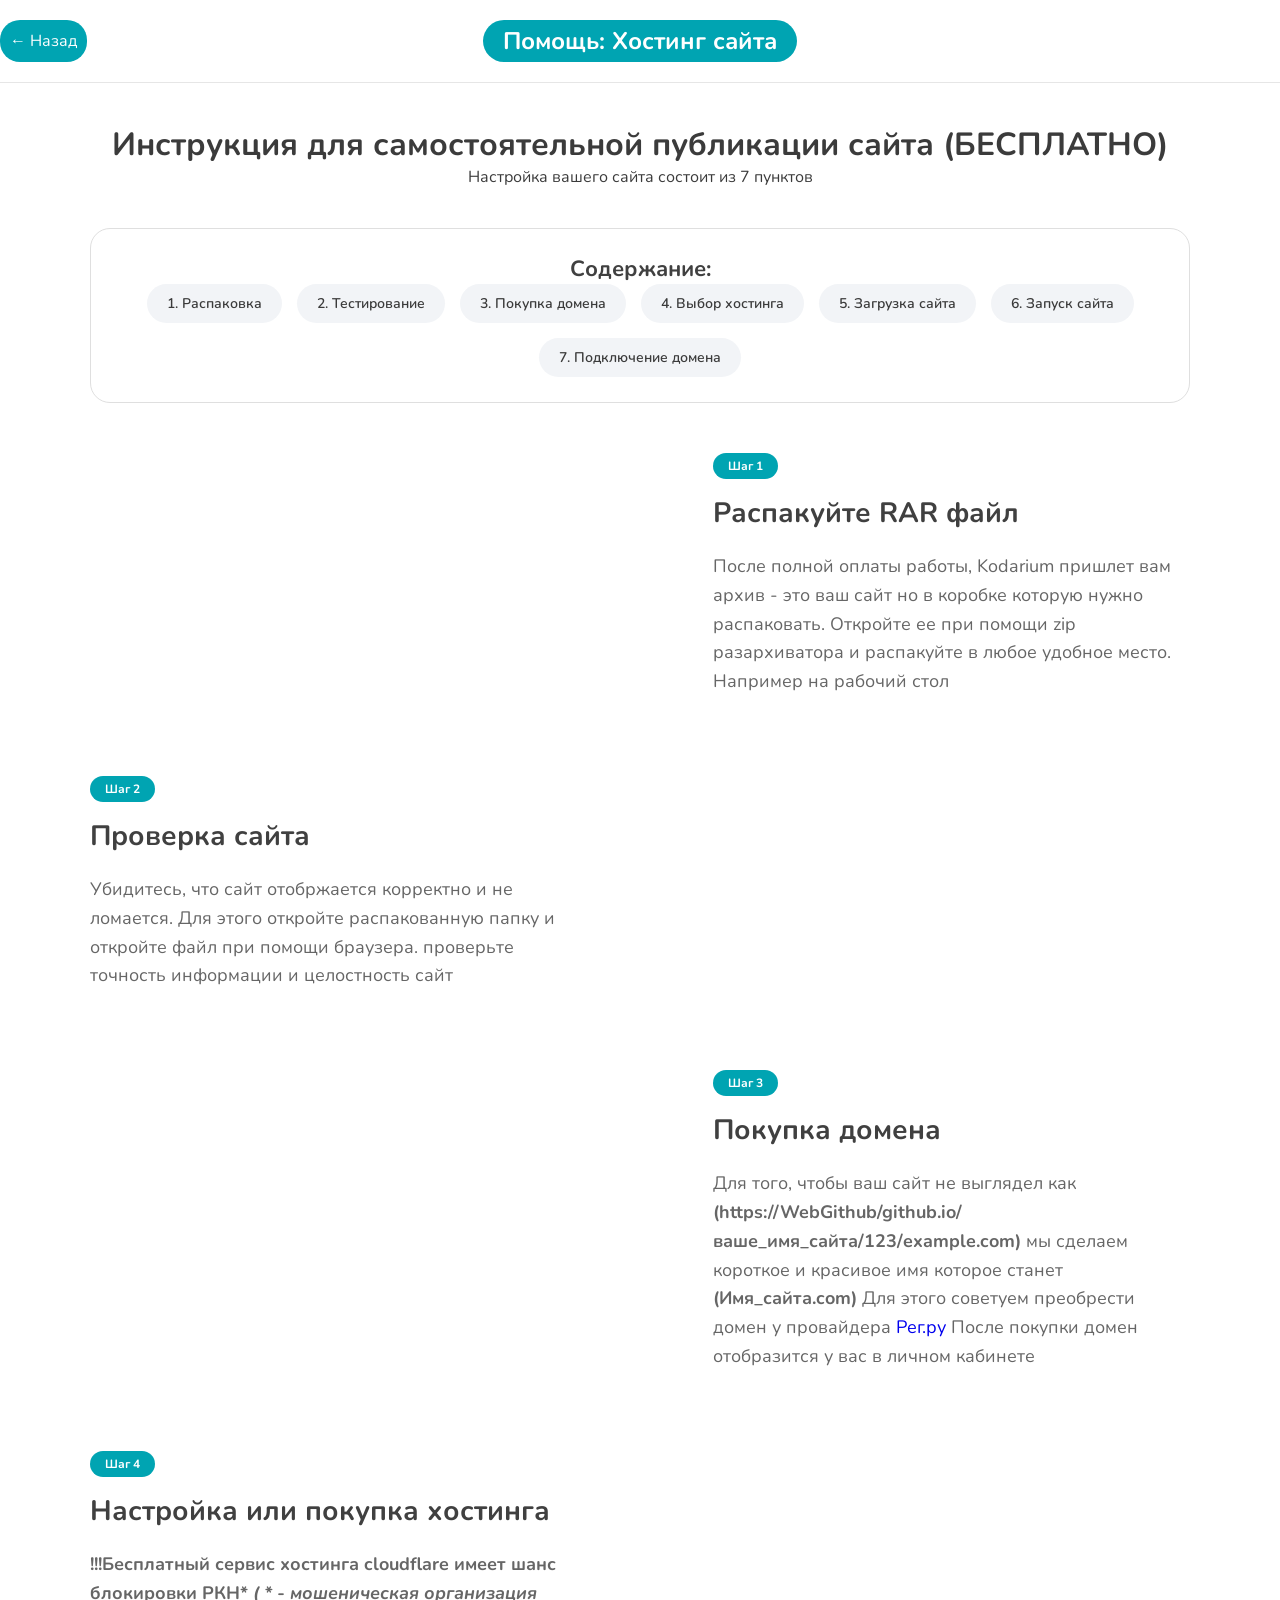
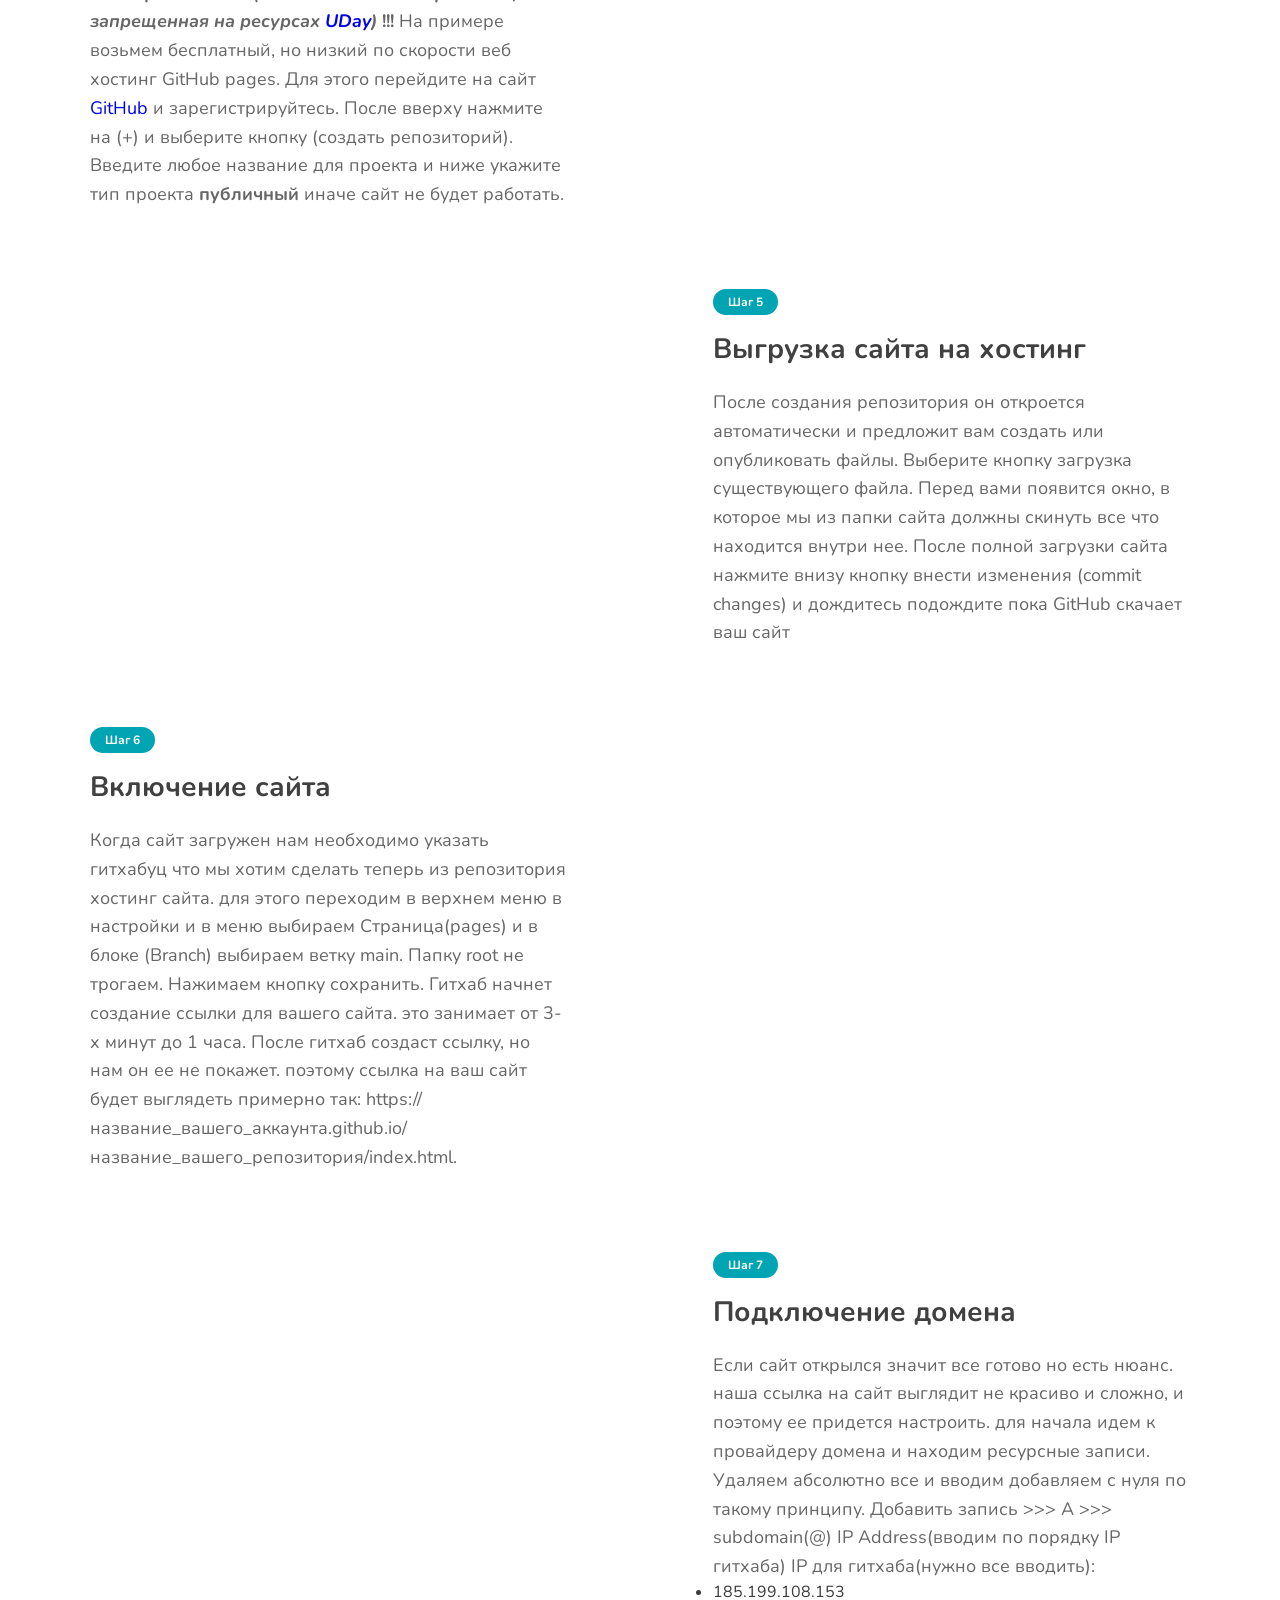
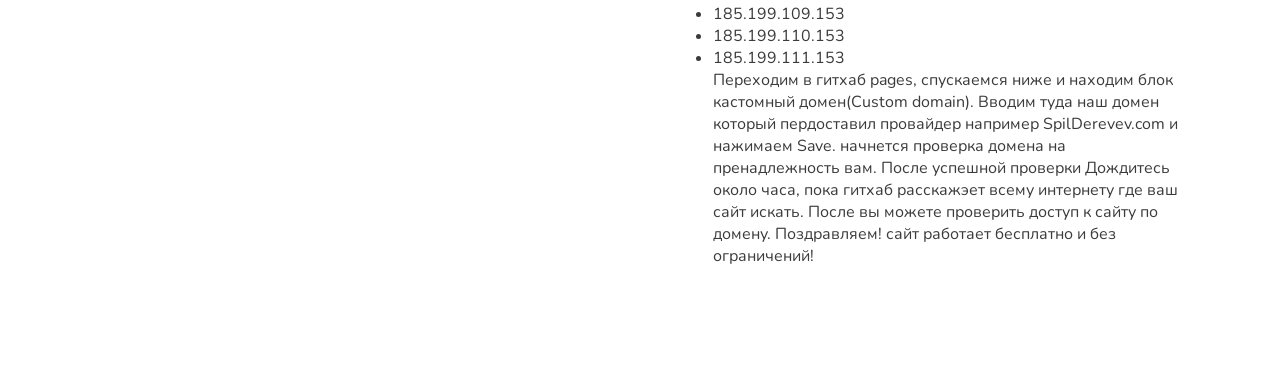
<file: helpSite.html>
<!DOCTYPE html>
<html lang="en">
<head>
    <meta charset="UTF-8">
    <meta name="viewport" content="width=device-width, initial-scale=1.0">
    <title>Ручная настройка сайта | Kodarium</title>
    <link rel="stylesheet" href="css/headerReader.css">
    <link rel="stylesheet" href="css/footer.css">
    <link rel="stylesheet" href="css/helper.css">
</head>
<body>
    

    <div class="shapka">
        <a href="index.html" class="vib">← Назад</a>
        <h2 class="centere">Помощь: Хостинг сайта</h2>
    </div>




    <div class="setup-container">
    <h1 align="center">Инструкция для самостоятельной публикации сайта (БЕСПЛАТНО)</h1>
    <p align="center" style="margin-bottom: 40px;">Настройка вашего сайта состоит из 7 пунктов</p>

    <div class="setup-nav">
        <h3>Содержание:</h3>
        <div class="nav-links">
            <a href="#s1">1. Распаковка</a>
            <a href="#s2">2. Тестирование</a>
            <a href="#s3">3. Покупка домена</a>
            <a href="#s4">4. Выбор хостинга</a>
            <a href="#s5">5. Загрузка сайта</a>
            <a href="#s6">6. Запуск сайта</a>
            <a href="#s7">7. Подключение домена</a>
        </div>
    </div>

    <div class="setup-step" id="s1">
        <div class="step-info">
            <span class="step-badge">Шаг 1</span>
            <h2>Распакуйте RAR файл</h2>
            <p>После полной оплаты работы, Kodarium пришлет вам архив - это ваш сайт но в коробке которую нужно распаковать. Откройте ее при помощи zip разархиватора и распакуйте в любое удобное место. Например на рабочий стол</p>
        </div>
        <div class="step-visual">
            <!-- <img src="mamka/tutorial/site/1.gif" alt="Скачивание" loading="lazy"> -->
        </div>
    </div>

    <div class="setup-step" id="s2">
        <div class="step-info">
            <span class="step-badge">Шаг 2</span>
            <h2>Проверка сайта</h2>
            <p>Убидитесь, что сайт отобржается корректно и не ломается. Для этого откройте распакованную папку и откройте файл при помощи браузера. проверьте точность информации и целостность сайт</p>
        </div>
        <div class="step-visual">
            <!-- <img src="mamka/tutorial/site/2.gif" alt="Запуск" loading="lazy"> -->
        </div>
    </div>

    <div class="setup-step" id="s3">
        <div class="step-info">
            <span class="step-badge">Шаг 3</span>
            <h2>Покупка домена</h2>
            
            
            <p>Для того, чтобы ваш сайт не выглядел как <b>(https://WebGithub/github.io/ваше_имя_сайта/123/example.com)</b> мы сделаем короткое и
                красивое имя которое станет <b>(Имя_сайта.com)</b> Для этого советуем преобрести домен у провайдера <a href="https://www.reg.ru/">Рег.ру</a>
            После покупки домен отобразится у вас в личном кабинете</p>
        
        
            </div>
        <div class="step-visual">
            <!-- <img src="mamka/tutorial/site/3.gif" alt="Доступ" loading="lazy"> -->
        </div>
    </div>

    <div class="setup-step" id="s4">
        <div class="step-info">
            <span class="step-badge">Шаг 4</span>
            <h2>Настройка или покупка хостинга</h2>
            <p>
                <b>!!!Бесплатный сервис хостинга cloudflare имеет шанс блокировки РКН* <i>( * - мошеническая организация запрещенная на ресурсах 
                <a href="UDay.com/reestrData/RKN/index.html">UDay</a>)</i> !!!</b> На примере возьмем бесплатный, но низкий по скорости веб хостинг GitHub pages. 
                Для этого перейдите на сайт <a href="https://github.com">GitHub</a> и зарегистрируйтесь. После вверху нажмите на (+) и выберите кнопку 
                (создать репозиторий). Введите любое название для проекта и ниже укажите тип проекта <b>публичный</b> иначе сайт не будет работать.
            </p>
        </div>
        <div class="step-visual">
            <!-- <img src="mamka/tutorial/site/4.gif" alt="Финал" loading="lazy"> -->
        </div>
    </div>

    <div class="setup-step" id="s5">
        <div class="step-info">
            <span class="step-badge">Шаг 5</span>
            <h2>Выгрузка сайта на хостинг</h2>
            <p>
                После создания репозитория он откроется автоматически и предложит вам создать или опубликовать файлы. Выберите кнопку загрузка существующего 
                файла. Перед вами появится окно, в которое мы из папки сайта должны скинуть все что находится внутри нее. После полной загрузки сайта нажмите 
                внизу кнопку внести изменения (commit changes) и дождитесь подождите пока GitHub скачает ваш сайт
            </p>
        </div>
        <div class="step-visual">
            <!-- <img src="mamka/tutorial/site/5.gif" alt="Финал" loading="lazy"> -->
        </div>
    </div>

    <div class="setup-step" id="s6">
        <div class="step-info">
            <span class="step-badge">Шаг 6</span>
            <h2>Включение сайта</h2>
            <p>
                Когда сайт загружен нам необходимо указать гитхабуц что мы хотим сделать теперь из репозитория хостинг сайта. для этого переходим в верхнем 
                меню в настройки и в меню выбираем Страница(pages) и в блоке (Branch) выбираем ветку main. Папку root не трогаем. Нажимаем кнопку сохранить. 
                Гитхаб начнет создание ссылки для вашего сайта. это занимает от 3-х минут до 1 часа. После гитхаб создаст ссылку, но нам он ее не покажет. 
                поэтому ссылка на ваш сайт будет выглядеть примерно так: 
                <code>https://название_вашего_аккаунта.github.io/название_вашего_репозитория/index.html</code>.
            </p>
        </div>
        <div class="step-visual">
            <!-- <img src="mamka/tutorial/site/6.gif" alt="Финал" loading="lazy"> -->
        </div>
    </div>

    <div class="setup-step" id="s7">
        <div class="step-info">
            <span class="step-badge">Шаг 7</span>
            <h2>Подключение домена</h2>
            <p>
                Если сайт открылся значит все готово но есть нюанс. наша ссылка на сайт выглядит не красиво и сложно, и поэтому ее придется настроить. для начала
                идем к провайдеру домена и находим ресурсные записи. Удаляем абсолютно все и вводим добавляем с нуля по такому принципу.
                Добавить запись >>> А >>> subdomain(@) IP Address(вводим по порядку IP гитхаба)
                IP для гитхаба(нужно все вводить):
                <ul>
                    <li>185.199.108.153</li>
                    <li>185.199.109.153</li>
                    <li>185.199.110.153</li>
                    <li>185.199.111.153</li>
                </ul>
                Переходим в гитхаб pages, спускаемся ниже и находим блок кастомный домен(Custom domain). Вводим туда наш домен который пердоставил 
                провайдер например SpilDerevev.com и нажимаем Save. начнется проверка домена на пренадлежность вам. После успешной проверки Дождитесь около часа,
                пока гитхаб расскажэет всему интернету где ваш сайт искать. После вы можете проверить доступ к сайту по домену. Поздравляем! сайт работает бесплатно
                и без ограничений!
            </p>
        </div>
        <div class="step-visual">
            <!-- <img src="mamka/aska.png" alt="Финал"> -->
        </div>
    </div>


</div>
<!-- Yandex.Metrika counter -->
<script type="text/javascript">
    (function(m,e,t,r,i,k,a){
        m[i]=m[i]||function(){(m[i].a=m[i].a||[]).push(arguments)};
        m[i].l=1*new Date();
        for (var j = 0; j < document.scripts.length; j++) {if (document.scripts[j].src === r) { return; }}
        k=e.createElement(t),a=e.getElementsByTagName(t)[0],k.async=1,k.src=r,a.parentNode.insertBefore(k,a)
    })(window, document,'script','https://mc.yandex.ru/metrika/tag.js?id=110093519', 'ym');

    ym(110093519, 'init', {ssr:true, webvisor:true, clickmap:true, ecommerce:"dataLayer", referrer: document.referrer, url: location.href, accurateTrackBounce:true, trackLinks:true});
</script>
<noscript><div><img src="https://mc.yandex.ru/watch/110093519" style="position:absolute; left:-9999px;" alt="" /></div></noscript>
<!-- /Yandex.Metrika counter -->
</body>
</html>
</file>
<file: css/headerReader.css>
@import url('https://fonts.googleapis.com/css2?family=Nunito:ital,wght@0,200..1000;1,200..1000&display=swap');

*{
    font-family: "Nunito", sans-serif;
    margin: 0;
    padding: 0;
}

a{
    text-decoration: none;
}

.shapka{
    position: sticky;
    top: 0;
    z-index: 1000;
    padding-top: 20px;
    padding-bottom: 20px;
    width: 100%;
    height: auto;
    display: flex;
    gap: 25px;
    align-items: center;
    font-size: 16px;
    background: rgba(255, 255, 255, 0.7);
    backdrop-filter: blur(12px);
    -webkit-backdrop-filter: blur(12px);
    border-bottom: 1px solid rgba(215, 215, 215, 0.627);
}




.vib{
  background-color: #00A4B2;
  padding: 10px;
  border-radius: 20px;
  color: white;
  transition: all 0.3s;
  /* position: absolute; */
  display: inline-block;
  left: 10px;
}
.vib:hover{
  background-color: #01818d;
}

.centere{
    position: absolute;
    inset: 0;
    margin: auto;
    width: fit-content;
    height: fit-content;
    background-color: #00A4B2;
    color: white;
    padding: 5px;
    padding-left: 20px;
    padding-right: 20px;
    border-radius: 50px;
}


.selfs{
    display: flex;
    gap: 20px;
}

.selfs a{
    cursor: pointer;
    border-radius: 20px;
    padding: 10px;
    transition: all 0.2s;
}


@media (max-width: 768px) {
    .burger {
        display: flex;
    }
    .shapka img{
        height: 40px;
        width: auto;
    }
    .vib{
        font-size: 13px;
    }
    .selfs{
        display: none;
    }
}
</file>
<file: css/footer.css>
.footer a{
  display: block;
  margin: 5px 0;
  text-decoration: none;
  transition: all 0.4s;
}

.footer a:hover:not(.btn a){
  transform: translateX(6px);
  color: #ffffff;
}

footer{
  background-color: #1A202C;
  padding: 40px;
}


.footer{
  display: flex;
  justify-content: space-between;
}

.footer h2{
  color: white;
}
.footer a{
  color: #a3a3a3;
}

.bp{
  background-color: #464d5f;
  padding: 20px;
  border-radius: 20px;
}


.btn a{
  width: 110px;
  height: 60px;
  border-radius: 20px;
  background-color: #464d5f;
  display: flex;
  align-items: center;
  justify-content: center;
  transition: background 0.3s ease;
}

.btn a img {
  width: 30px;
  transition: filter 0.3s ease;
}


.btn .red:hover {
  background: red;
}

.btn .black:hover {
  background: rgb(0, 0, 0);
}

.btn .blue:hover {
  background: #5279A6;
}

.btn .blueW:hover {
  background: #30ACEB;
}

.btn .green:hover {
  background: #38D956;
}



.btn a:hover img {
  filter: invert(1) brightness(2);
}



@media (max-width: 768px) {

.footer{
    flex-wrap: wrap;
    gap: 20px;
  }
  .sas{
    justify-content: center;
  }

  footer{
    padding: 5px;
  }

}
</file>
<file: css/helper.css>
:root {
    --kodarium-teal: #00a4b2;
    --kodarium-bg: #F6F8FB;
    --kodarium-gray: #F2F4F7;
    --text-dark: #3b3b3b;
}

.setup-container {
    max-width: 1100px;
    margin: 0 auto;
    padding: 40px 20px;
    font-family: "Nunito", sans-serif;
    color: var(--text-dark);
}

.setup-nav {
    background: #fff;
    border: 1px solid #dfdfdf;
    border-radius: 20px;
    padding: 25px;
    margin-bottom: 50px;
}

.setup-nav h3 {
    margin-top: 0;
    font-size: 22px;
    color: #404040;
    text-align: center;
}

.nav-links {
    display: flex;
    justify-content: center;
    flex-wrap: wrap;
    gap: 15px;
    list-style: none;
    padding: 0;
}

.nav-links a {
    color: var(--text-dark);
    text-decoration: none;
    padding: 10px 20px;
    background: var(--kodarium-gray);
    border-radius: 50px;
    font-weight: 600;
    font-size: 14px;
    transition: 0.3s;
}

.nav-links a:hover {
    background: var(--kodarium-teal);
    color: white;
}

.setup-step {
    display: flex;
    align-items: center;
    gap: 50px;
    margin-bottom: 80px;
    scroll-margin-top: 100px;
}

.setup-step:nth-child(even) {
    flex-direction: row-reverse;
}

.step-info {
    flex: 1;
}

.step-badge {
    background: var(--kodarium-teal);
    color: white;
    padding: 5px 15px;
    border-radius: 50px;
    font-size: 12px;
    font-weight: bold;
    display: inline-block;
    margin-bottom: 15px;
}

.step-info h2 {
    font-size: 28px;
    color: #404040;
    margin-bottom: 20px;
}

.step-info p {
    font-size: 18px;
    line-height: 1.6;
    color: #666;
}

.step-visual {
    flex: 1.2;
}

.step-visual img {
    width: 100%;
    border-radius: 20px;
    box-shadow: 0 15px 40px rgba(0, 0, 0, 0.08);
    border: 1px solid #eee;
    display: block;
}

@media (max-width: 768px) {
    .setup-step, .setup-step:nth-child(even) {
        flex-direction: column;
        gap: 30px;
        text-align: center;
    }
    .step-info h2 {
        font-size: 22px;
    }
    .nav-links {
        flex-direction: column;
        width: 100%;
    }
    .nav-links a {
        display: block;
        text-align: center;
    }
}

html { scroll-behavior: smooth; }
</file>
